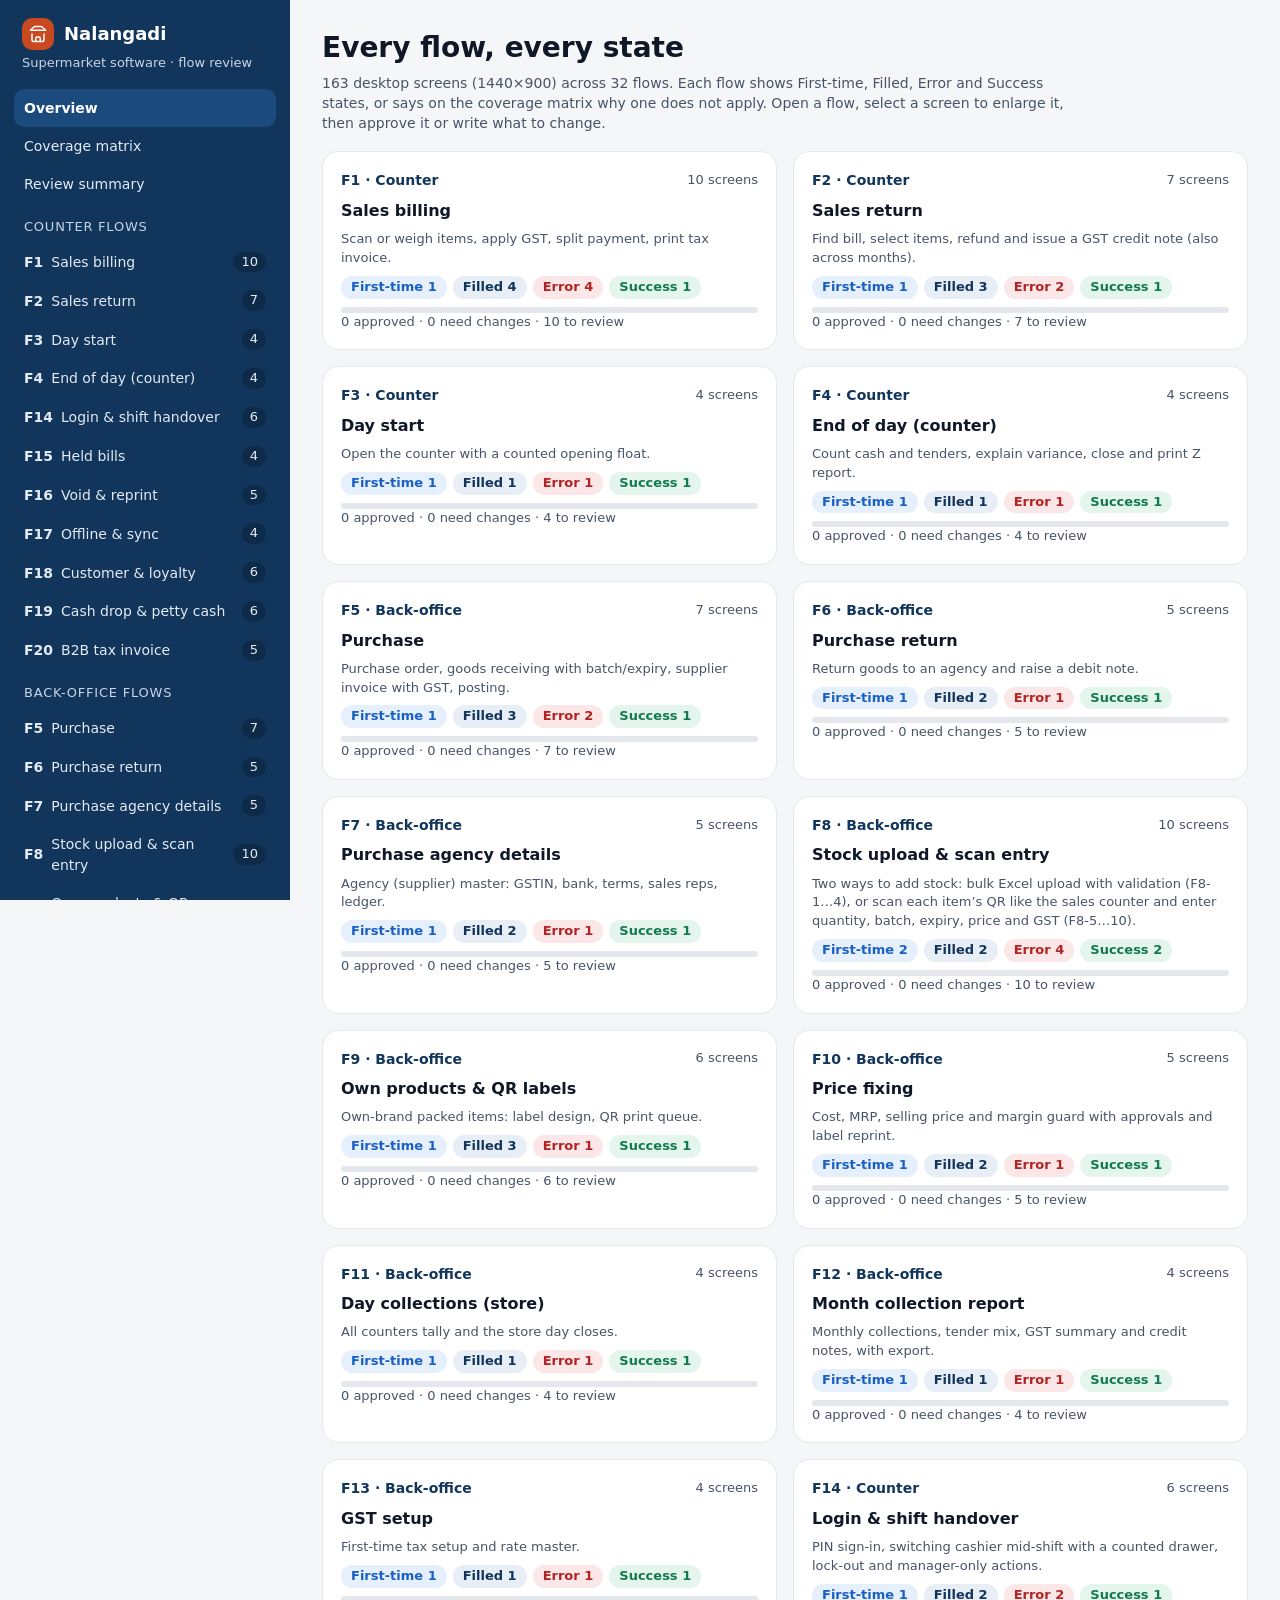
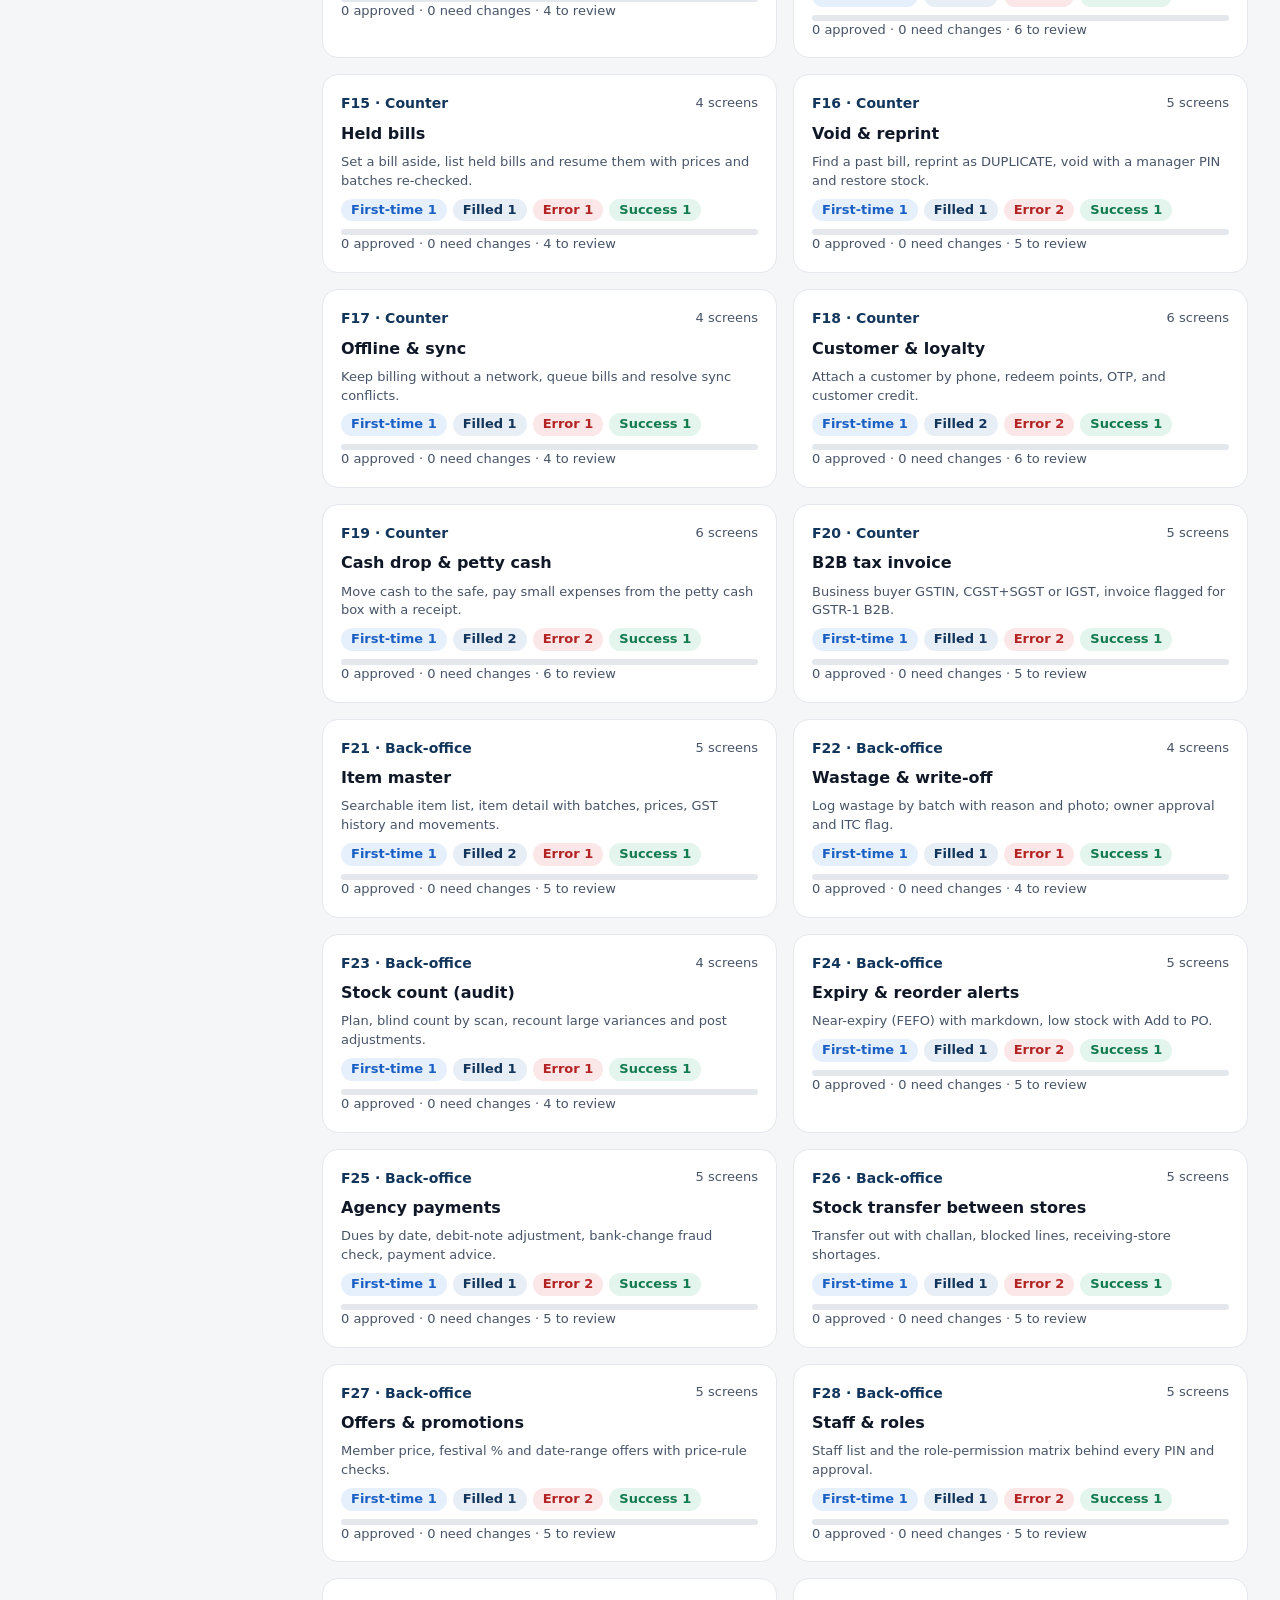
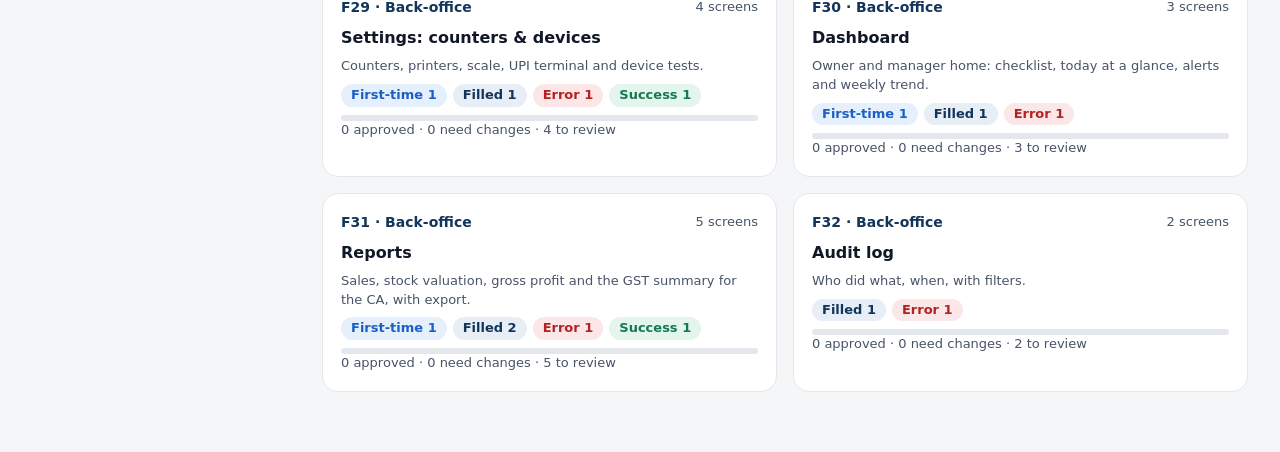
<file: index.html>
<!doctype html>
<html lang="en"><head><meta charset="utf-8"><meta name="viewport" content="width=device-width,initial-scale=1">
<title>Nalangadi Supermarket — Flow Review</title>
<link rel="stylesheet" href="styles.css">
<style>
*{box-sizing:border-box}
html,body{min-height:100%}body{display:flex;background:#F5F6F8;color:#101828;font:14px/1.45 Inter,system-ui,-apple-system,"Segoe UI",sans-serif;margin:0;overflow-x:hidden}
:focus-visible{outline:3px solid #1A5FC4;outline-offset:2px;border-radius:6px}
button{font:inherit;cursor:pointer}a{color:inherit}
#nav{width:290px;flex:none;background:#12355B;color:#C7D4E6;padding:18px 14px;overflow:auto;height:100vh;position:sticky;top:0;z-index:30}
#nav h1{color:#fff;font-size:18px;display:flex;gap:10px;align-items:center;padding:0 8px 4px;margin:0}#nav .tag{color:#C7D4E6;font-size:13px;padding:0 8px 16px}
#nav .grp{font-size:13px;letter-spacing:.06em;text-transform:uppercase;color:#C7D4E6;padding:14px 10px 6px}
#nav a{display:flex;align-items:center;gap:8px;padding:9px 10px;border-radius:10px;color:#E3EAF4;text-decoration:none;font-weight:500}#nav a:hover{background:#1B4A7C}#nav a[aria-current=page]{background:#1B4A7C;color:#fff;font-weight:600}
#nav a .n{margin-left:auto;font-size:13px;background:#0E2A49;border-radius:999px;padding:1px 8px;color:#E3EAF4}
#nav :focus-visible{outline-color:#fff}
#nav .prog{margin:14px 8px 0;font-size:13px;color:#E3EAF4}#nav .prog .bar{background:#0E2A49;height:8px;border-radius:4px;margin-top:6px;display:flex;overflow:hidden}#nav .prog .bar i{display:block;height:8px}
#nav .tg2{margin:14px 8px 0;display:flex;gap:8px;align-items:center;color:#E3EAF4;font-size:13px}
#bar{display:none;position:sticky;top:0;z-index:20;background:#12355B;color:#fff;align-items:center;gap:12px;padding:10px 16px}
#bar button{background:#1B4A7C;color:#fff;border:0;border-radius:10px;padding:8px 14px;font-weight:600}
#shade{display:none;position:fixed;inset:0;background:rgba(10,18,32,.55);z-index:25}
#wrapmain{flex:1;min-width:0;display:flex;flex-direction:column}
#main{flex:1;min-width:0;padding:28px 32px 60px}
.vh{display:flex;justify-content:space-between;align-items:flex-end;gap:16px;margin-bottom:18px;flex-wrap:wrap}.vh h2{font-size:28px;margin:0}.vh p{color:#475467;max-width:760px;margin:4px 0 0}
.filters{display:flex;gap:8px;flex-wrap:wrap}
.gal{display:grid;grid-template-columns:repeat(auto-fill,minmax(min(100%,360px),1fr));gap:24px}
.cardx{min-width:0}
.thumb{display:block;position:relative;aspect-ratio:1440/900;overflow:hidden;border-radius:12px;border:1px solid #D0D5DD;background:#fff;box-shadow:0 2px 8px rgba(16,24,40,.06)}
.thumb .fr{position:absolute;left:0;top:0;width:1440px;height:900px;transform:scale(var(--s,.25));transform-origin:0 0}
.cap{display:flex;gap:8px;align-items:center;margin-top:10px;flex-wrap:wrap}.cap b{font-size:14px}.cap .id{font-weight:700;color:#12355B;white-space:nowrap}
.st{display:inline-block;border-radius:999px;padding:2px 10px;font-size:13px;font-weight:700;white-space:nowrap}
.st.first{background:#E6F0FD;color:#1A5FC4}.st.filled{background:#E8EEF6;color:#12355B}.st.error{background:#FBE7E7;color:#B42323}.st.success{background:#E3F5EC;color:#137A50}
.note{color:#475467;font-size:13px;margin-top:4px}.rv{margin-left:auto;font-size:13px;font-weight:700}.rv.ok{color:#137A50}.rv.chg{color:#B8401C}
.flowcards{display:grid;grid-template-columns:repeat(auto-fill,minmax(min(100%,300px),1fr));gap:16px}
.fc{background:#fff;border:1px solid #E4E7EC;border-radius:16px;padding:18px;display:flex;flex-direction:column;gap:8px;text-decoration:none;color:inherit}.fc:hover{border-color:#12355B}
.fc .tp{display:flex;justify-content:space-between;align-items:center}.fc .code{font-weight:800;color:#12355B}.fc p{color:#475467;font-size:13px;margin:0}
.fc .sts{display:flex;gap:6px;flex-wrap:wrap}.fc .pb{background:#E4E7EC;height:6px;border-radius:3px;display:flex;overflow:hidden}.fc .pb i{display:block;height:6px}
.fc .pt{font-size:13px;color:#475467}
.mxw{overflow-x:auto}
table.mx{width:100%;background:#fff;border-collapse:collapse;border:1px solid #E4E7EC;min-width:640px}table.mx th{background:#EEF0F4;text-align:left;padding:10px 12px;font-size:13px}table.mx td{vertical-align:top;font-size:13px;padding:10px 12px;border-top:1px solid #E4E7EC}table.mx td a{color:#12355B;font-weight:600;margin-right:8px;text-decoration:underline;white-space:nowrap}
.doc{background:#fff;border:1px solid #E4E7EC;border-radius:16px;padding:22px;margin-bottom:16px}.doc h3{margin:0 0 10px}.doc p,.doc li{color:#475467;margin:0 0 6px}.doc ul{padding-left:20px;margin:0}
.banner2{background:#FEF3C7;border:1px solid #F5D987;color:#5B3B00;border-radius:12px;padding:10px 14px;margin-bottom:16px;font-size:13px}
.sum{display:flex;flex-direction:column;gap:10px}.sum .it{background:#fff;border:1px solid #E4E7EC;border-radius:12px;padding:12px 16px;display:flex;gap:12px;align-items:flex-start;flex-wrap:wrap}
.tb{display:flex;gap:8px;flex-wrap:wrap}.tb button,.tb label.bt{background:#fff;border:1px solid #98A2B3;border-radius:10px;padding:8px 14px;font-weight:600;color:#12355B;display:inline-flex;align-items:center}
.tb .danger{color:#B42323;border-color:#B42323}
#toast{position:fixed;left:50%;bottom:24px;transform:translateX(-50%);background:#101828;color:#fff;border-radius:12px;padding:10px 16px;display:none;gap:14px;align-items:center;z-index:80;max-width:92vw}
#toast.show{display:flex}#toast button{background:#fff;color:#12355B;border:0;border-radius:8px;padding:6px 12px;font-weight:700}
#ov{position:fixed;inset:0;background:#0A1220;display:none;flex-direction:column;z-index:50}#ov.show{display:flex}
#ovh{display:flex;gap:10px;align-items:center;padding:12px 18px;color:#fff;flex-wrap:wrap}#ovh .id{font-weight:800}#ovh .pos{color:#E3EAF4;font-size:13px}
#ovh .nt{color:#E3EAF4;font-size:13px;flex:1 1 100%}
#ov button{background:#fff;color:#12355B;border:0;border-radius:10px;padding:8px 14px;font-weight:700;font-size:13px}
#ov button[disabled]{background:#475467;color:#E3EAF4;cursor:default}
#ov button.g{background:#1E7A53;color:#fff}#ov button.o{background:#B8401C;color:#fff}#ov button[aria-pressed=true]{outline:3px solid #fff}#ov button.x{background:#344054;color:#fff}
#ov :focus-visible{outline-color:#fff}
#ovo{display:flex;gap:12px;align-items:center;padding:0 18px 8px;color:#E3EAF4;font-size:13px;flex-wrap:wrap}
#ovo textarea{flex:1;min-width:200px;border-radius:10px;border:0;padding:8px 12px;font:13px Inter,system-ui;height:44px;resize:vertical}
#stage{flex:1;min-height:0;display:grid;place-items:center;overflow:auto;padding:0 18px 14px}#wrap{position:relative;border-radius:8px;overflow:hidden;box-shadow:0 12px 48px rgba(0,0,0,.5)}#frame{transform-origin:0 0;width:1440px;height:900px}
body.lock{overflow:hidden}
@media (max-width:1023px){
 body{flex-direction:column}#bar{display:flex}
 #nav{position:fixed;left:0;top:0;bottom:0;transform:translateX(-105%);transition:transform .2s;width:min(290px,86vw)}
 body.navopen #nav{transform:none}body.navopen #shade{display:block}
 #main{padding:20px 16px 48px}.vh h2{font-size:22px}
}
</style></head><body>
<nav id="nav" aria-label="Flows"></nav><div id="shade"></div>
<div id="wrapmain"><div id="bar"><button id="burger" aria-label="Open menu" aria-expanded="false">☰ Menu</button><b>Nalangadi · flow review</b></div><main id="main" tabindex="-1"></main></div>
<div id="ov" role="dialog" aria-modal="true" aria-labelledby="ovt" hidden>
 <div id="ovh"></div>
 <div id="ovo"><label for="cmt" style="font-weight:600">Note</label><textarea id="cmt" placeholder="What should change on this screen? Saved as you type."></textarea><label style="display:flex;gap:6px;align-items:center"><input type="checkbox" id="adv"> Go to next after approving</label><span id="sv" aria-live="polite"></span></div>
 <div id="stage"><div id="wrap"><div id="frame" inert></div></div></div>
</div>
<div id="toast" role="status" aria-live="polite"></div>
<script src="lib.js"></script><script src="screens-pos.js"></script><script src="screens-purchase.js"></script><script src="screens-stock.js"></script><script src="screens-scan.js"></script><script src="screens-reports.js"></script><script src="screens-counter-extra.js"></script><script src="screens-backoffice-extra.js"></script>
<script>
const $=s=>document.querySelector(s);
const KEY='nalangadi-review-v1',PKEY='nalangadi-review-prefs';
let R={},P={adv:true,internal:false};
try{R=JSON.parse(localStorage.getItem(KEY)||'{}')||{}}catch(e){R={}}
try{P={...P,...JSON.parse(localStorage.getItem(PKEY)||'{}')}}catch(e){}
const save=()=>{try{localStorage.setItem(KEY,JSON.stringify(R))}catch(e){}};
const saveP=()=>{try{localStorage.setItem(PKEY,JSON.stringify(P))}catch(e){}};
const h=s=>String(s==null?'':s).replace(/&/g,'&amp;').replace(/</g,'&lt;').replace(/>/g,'&gt;').replace(/"/g,'&quot;');
const byId=id=>SCREENS.find(s=>s.id===id);
const fl=id=>FLOWS.find(f=>f.id===id);
const STATES=['first','filled','error','success'];
STATE_LABEL.error='Error';
const NAVGROUPS=[['Counter flows','Counter'],['Back-office flows','Back-office']];
/* ---------- progress ---------- */
const stats=list=>{let ok=0,chg=0;list.forEach(s=>{const r=R[s.id];if(r&&r.v==='ok')ok++;else if(r&&r.v==='chg')chg++;});return {ok,chg,rev:ok+chg,n:list.length};};
const bar=(st,cls='bar')=>`<div class="${cls}" role="img" aria-label="${st.ok} approved, ${st.chg} need changes, ${st.n-st.rev} not reviewed"><i style="width:${st.n?st.ok/st.n*100:0}%;background:#1E9E6A"></i><i style="width:${st.n?st.chg/st.n*100:0}%;background:#E4572E"></i></div>`;
/* ---------- routing ---------- */
const parse=()=>{const raw=location.hash.replace(/^#\/?/,'');const [path,qs]=raw.split('?');const p=path.split('/').filter(Boolean);const q=new URLSearchParams(qs||'');let state=q.get('state')||'all';if(state!=='all'&&!STATES.includes(state))state='all';return {v:p[0]||'overview',arg:p[1]||'',state};};
const flowHash=(f,st)=>`#/flow/${f}${st&&st!=='all'?'?state='+st:''}`;
const scrHash=(id,st)=>`#/screen/${id}${st&&st!=='all'?'?state='+st:''}`;
let drawn='',pushed=false,cur=null,ctx=[],ctxState='all',lastFocus=null,lazy=null,rsz=null;
function route(){flushNote();const r=parse();let bg=r.v,flow=null,scr=null;
 if(r.v==='screen'){scr=byId(r.arg);if(!scr){location.replace('#/');return;}bg='flow';flow=scr.flow;}
 else if(r.v==='flow'){flow=fl(r.arg)?r.arg:null;if(!flow){location.replace('#/');return;}}
 else if(!['overview','coverage','review','gst','research'].includes(r.v)){location.replace('#/');return;}
 const key=[bg,flow,r.state].join('|');
 if(key!==drawn){drawn=key;renderMain(bg,flow,r.state);nav(bg,flow);}
 if(scr){ctxState=r.state;ctx=SCREENS.filter(s=>s.flow===scr.flow&&(r.state==='all'||s.state===r.state));if(!ctx.includes(scr)){ctx=SCREENS.filter(s=>s.flow===scr.flow);ctxState='all';}cur=scr;showViewer();}
 else closeViewer();}
addEventListener('hashchange',route);
addEventListener('pagehide',flushNote);
/* ---------- nav ---------- */
function nav(v,flow){const c=a=>a?' aria-current="page"':'';
 let x=`<h1><span class="logo" style="width:32px;height:32px">${ico('store',18,'#fff')}</span>Nalangadi</h1><div class="tag">Supermarket software · flow review</div>`;
 x+=`<a href="#/"${c(v==='overview')}>Overview</a><a href="#/coverage"${c(v==='coverage')}>Coverage matrix</a><a href="#/review"${c(v==='review')}>Review summary</a>`;
 if(P.internal)x+=`<a href="#/gst"${c(v==='gst')}>GST rules used</a><a href="#/research"${c(v==='research')}>Research sources</a>`;
 NAVGROUPS.forEach(([t,app])=>{x+=`<div class="grp">${t}</div>`;FLOWS.filter(f=>f.app===app).forEach(f=>{x+=`<a href="${flowHash(f.id)}"${c(v==='flow'&&flow===f.id)}><b>${f.id}</b> ${f.name}<span class="n">${SCREENS.filter(s=>s.flow===f.id).length}</span></a>`;});});
 x+=`<div class="prog" id="prog"></div><label class="tg2"><input type="checkbox" id="intl" ${P.internal?'checked':''}> Show internal pages</label>`;
 $('#nav').innerHTML=x;paintProgress();
 $('#intl').onchange=e=>{P.internal=e.target.checked;saveP();nav(v,flow);};}
function paintProgress(){const st=stats(SCREENS);const el=$('#prog');if(el)el.innerHTML=`Reviewed ${st.rev} of ${st.n} screens<br>${st.ok} approved · ${st.chg} need changes${bar(st)}`;
 document.querySelectorAll('[data-fp]').forEach(e=>{const s=stats(SCREENS.filter(x=>x.flow===e.dataset.fp));e.innerHTML=bar(s,'pb')+`<div class="pt">${s.ok} approved · ${s.chg} need changes · ${s.n-s.rev} to review</div>`;});}
/* ---------- views ---------- */
const stc=f=>STATES.map(k=>{const n=SCREENS.filter(s=>s.flow===f&&s.state===k).length;return n?`<span class="st ${k}">${STATE_LABEL[k]} ${n}</span>`:''}).join('');
function shotCard(s,st){const r=R[s.id];const t=r&&r.v==='ok'?'✓ approved':r&&r.v==='chg'?'✎ change requested':'';return `<div class="cardx" data-card="${s.id}"><a class="thumb" href="${scrHash(s.id,st)}" data-id="${s.id}" aria-label="Open ${s.id} ${h(s.title)}"><div class="fr" inert></div></a><div class="cap"><span class="id">${s.id}</span><b>${s.title}</b><span class="st ${s.state}">${STATE_LABEL[s.state]}</span><span class="rv ${r?r.v:''}">${t}</span></div><div class="note">${s.note}</div></div>`;}
function renderMain(v,flow,state){const m=$('#main');lazy&&lazy.disconnect();rsz&&rsz.disconnect();
 if(v==='overview'){m.innerHTML=`<div class="vh"><div><h2>Every flow, every state</h2><p>${SCREENS.length} desktop screens (1440×900) across ${FLOWS.length} flows. Each flow shows First-time, Filled, Error and Success states, or says on the coverage matrix why one does not apply. Open a flow, select a screen to enlarge it, then approve it or write what to change.</p></div></div><div class="flowcards">${FLOWS.map(f=>`<a class="fc" href="${flowHash(f.id)}"><div class="tp"><span class="code">${f.id} · ${f.app}</span><span class="pt">${SCREENS.filter(s=>s.flow===f.id).length} screens</span></div><b style="font-size:16px">${f.name}</b><p>${f.desc}</p><div class="sts">${stc(f.id)}</div><div data-fp="${f.id}"></div></a>`).join('')}</div>`;paintProgress();}
 else if(v==='flow'){const f=fl(flow);const list=SCREENS.filter(s=>s.flow===f.id&&(state==='all'||s.state===state));const na=Object.entries(f.na||{});
  m.innerHTML=`<div class="vh"><div><h2>${f.id} · ${f.name}</h2><p>${f.desc}</p></div><div class="filters" role="group" aria-label="Filter by state">${['all',...STATES].map(k=>`<a class="chip ${state===k?'on':''}" href="${flowHash(f.id,k)}" ${state===k?'aria-current="true"':''} style="text-decoration:none">${k==='all'?'All states':STATE_LABEL[k]}</a>`).join('')}</div></div>${na.length?`<div class="banner2">Not applicable here: ${na.map(([k,t])=>`<b>${STATE_LABEL[k]}</b> — ${h(t)}`).join(' · ')}</div>`:''}<div class="gal">${list.map(s=>shotCard(s,state)).join('')||'<p>No screens in this state.</p>'}</div>`;mountThumbs();}
 else if(v==='coverage'){const rows=FLOWS.map(f=>`<tr><td>${f.id} ${f.name}</td>${STATES.map(k=>{const l=SCREENS.filter(s=>s.flow===f.id&&s.state===k);return `<td>${l.length?l.map(s=>`<a href="${scrHash(s.id)}">${s.id}</a>`).join(''):(f.na&&f.na[k]?`<span style="color:#475467">Not applicable: ${h(f.na[k])}</span>`:'<b style="color:#B42323">Missing</b>')}</td>`}).join('')}</tr>`).join('');
  m.innerHTML=`<div class="vh"><div><h2>Coverage matrix</h2><p>Built from the actual screens, so it is always accurate. A state that does not apply says why.</p></div></div><div class="mxw"><table class="mx"><thead><tr><th scope="col">Flow</th>${STATES.map(k=>`<th scope="col">${STATE_LABEL[k]}</th>`).join('')}</tr></thead><tbody>${rows}</tbody></table></div>`;}
 else if(v==='review'){renderReview();}
 else if(v==='gst'){m.innerHTML=GSTPAGE();}
 else if(v==='research'){m.innerHTML=RESEARCH();}
 scrollTo(0,0);}
const changeList=()=>SCREENS.filter(s=>R[s.id]&&R[s.id].v==='chg').map(s=>`${s.id} ${s.title}: ${R[s.id].c||''}`).join('\n');
function renderReview(){const st=stats(SCREENS);const chg=SCREENS.filter(s=>R[s.id]&&R[s.id].v==='chg');
 $('#main').innerHTML=`<div class="vh"><div><h2>Review summary</h2><p>${st.ok} approved · ${st.chg} need changes · ${st.n-st.rev} not reviewed yet.</p></div><div class="tb"><button id="cp">Copy change list</button><button id="dl">Download .txt</button><button id="ex">Export JSON</button><label class="bt" for="im" style="cursor:pointer">Import JSON</label><input type="file" id="im" accept="application/json" style="position:absolute;left:-9999px"><button id="cl" class="danger">Clear all</button></div></div><div class="banner2">Your reviews are saved only in this browser. Export them to back up or to share with someone else.</div><div class="sum">${chg.map(s=>`<div class="it"><b>${s.id}</b><div><b>${s.title}</b><div style="color:#475467">${h(R[s.id].c)||'(no note)'}</div></div><a href="${scrHash(s.id)}" style="margin-left:auto">Open</a></div>`).join('')||'<div style="color:#475467">No change requests yet.</div>'}</div>`;
 $('#cp').onclick=async()=>{try{await navigator.clipboard.writeText(changeList()||'No changes');toast('Change list copied');}catch(e){toast('The browser blocked copying — use Download .txt instead');}};
 $('#dl').onclick=()=>download('nalangadi-changes.txt',changeList()||'No changes','text/plain');
 $('#ex').onclick=()=>download('nalangadi-reviews.json',JSON.stringify(R,null,1),'application/json');
 $('#im').onchange=e=>{const f=e.target.files[0];if(!f)return;const rd=new FileReader();rd.onload=()=>{try{const o=JSON.parse(rd.result);if(!o||typeof o!=='object'||Array.isArray(o))throw 0;let n=0;Object.entries(o).forEach(([k,v])=>{if(byId(k)&&v&&['ok','chg',''].includes(v.v)){R[k]={v:v.v,c:String(v.c||'')};n++;}});save();toast(n+' reviews imported');repaintAll();}catch(x){toast('That file is not a review export');}};rd.readAsText(f);};
 $('#cl').onclick=()=>{const n=Object.keys(R).length;if(!n){toast('Nothing to clear');return;}const b=$('#cl');b.textContent='Click again to clear '+n+' reviews';b.onclick=()=>{const bak=JSON.stringify(R);R={};save();repaintAll();toast('All reviews cleared',()=>{R=JSON.parse(bak);save();repaintAll();});};setTimeout(()=>{if(b.isConnected&&parse().v==='review'&&b.textContent.startsWith('Click again'))renderReview();},5000);};}
function repaintAll(){paintProgress();document.querySelectorAll('[data-card]').forEach(c=>paintCard(c.dataset.card));if(parse().v==='review')renderReview();if(cur)paintViewer();}
function paintCard(id){const c=document.querySelector(`[data-card="${id}"] .rv`);if(!c)return;const r=R[id];c.className='rv '+(r?r.v:'');c.textContent=r&&r.v==='ok'?'✓ approved':r&&r.v==='chg'?'✎ change requested':'';}
function download(name,text,type){const a=document.createElement('a');a.href=URL.createObjectURL(new Blob([text],{type}));a.download=name;document.body.appendChild(a);a.click();setTimeout(()=>{URL.revokeObjectURL(a.href);a.remove();},500);}
let tt=0;function toast(msg,undo){const t=$('#toast');t.innerHTML=`<span>${h(msg)}</span>${undo?'<button id="tu">Undo</button>':''}`;t.classList.add('show');if(undo)$('#tu').onclick=()=>{undo();t.classList.remove('show');};clearTimeout(tt);tt=setTimeout(()=>t.classList.remove('show'),undo?10000:3500);}
/* ---------- lazy thumbnails and scaling ---------- */
function mountThumbs(){const th=[...document.querySelectorAll('.thumb')];
 rsz=new ResizeObserver(es=>es.forEach(e=>e.target.style.setProperty('--s',e.contentRect.width/1440)));
 lazy=new IntersectionObserver(es=>es.forEach(e=>{if(e.isIntersecting){const t=e.target,fr=t.querySelector('.fr');if(!fr.firstChild)fr.innerHTML=byId(t.dataset.id).html;lazy.unobserve(t);}}),{rootMargin:'600px'});
 th.forEach(t=>{rsz.observe(t);lazy.observe(t);});}
/* ---------- viewer dialog ---------- */
function showViewer(){const ov=$('#ov');if(!ov.classList.contains('show')){lastFocus=document.activeElement;ov.hidden=false;ov.classList.add('show');document.body.classList.add('lock');$('#nav').inert=true;$('#wrapmain').inert=true;$('#adv').checked=P.adv;paintViewer();fit();$('#cx').focus();}else{paintViewer();fit();}}
function paintViewer(){const s=cur,r=R[s.id]||{};const i=ctx.indexOf(s),f=fl(s.flow);
 $('#frame').innerHTML=s.html;
 const had=document.activeElement&&document.activeElement.id;
 $('#ovh').innerHTML=`<span class="id">${s.id}</span><b id="ovt">${s.title}</b><span class="st ${s.state}">${STATE_LABEL[s.state]}</span><span class="pos">${f.id} · ${f.name} — ${i+1} of ${ctx.length}${ctxState!=='all'?' ('+STATE_LABEL[ctxState]+' only)':''}</span><span style="flex:1"></span><button id="pv" ${i<=0?'disabled':''}>← Previous</button><button id="nx" ${i>=ctx.length-1?'disabled':''}>Next →</button><button class="g" id="ap" aria-pressed="${r.v==='ok'}">${r.v==='ok'?'✓ Approved (A to undo)':'✓ Approve (A)'}</button><button class="o" id="ch" aria-pressed="${r.v==='chg'}">${r.v==='chg'?'✎ Needs change (C to undo)':'✎ Needs change (C)'}</button><button id="un" ${r.v?'':'disabled'}>Undo verdict (U)</button><button class="x" id="cx">Close (Esc)</button><span class="nt">${s.note}</span>`;
 if(document.activeElement!==$('#cmt'))$('#cmt').value=r.c||'';
 $('#pv').onclick=()=>step(-1);$('#nx').onclick=()=>step(1);$('#ap').onclick=()=>verdict('ok');$('#ch').onclick=()=>verdict('chg',true);$('#un').onclick=()=>verdict(null);$('#cx').onclick=closeNav;
 if(had&&document.activeElement===document.body&&$('#'+had)&&!$('#'+had).disabled)$('#'+had).focus();else if(document.activeElement===document.body)$('#cx').focus();}
function step(d){flushNote();const i=ctx.indexOf(cur)+d;if(i<0||i>=ctx.length)return;history.replaceState(null,'',scrHash(ctx[i].id,ctxState));route();}
function verdict(v,focusNote){const id=cur.id,r=R[id];
 if(v===null||(r&&r.v===v)){if(r){if(r.c)R[id]={v:'',c:r.c};else delete R[id];}}
 else R[id]={v,c:$('#cmt').value||(r&&r.c)||''};
 save();paintCard(id);paintProgress();paintViewer();
 if(v==='ok'&&R[id]&&R[id].v==='ok'&&P.adv&&ctx.indexOf(cur)<ctx.length-1)step(1);
 else if(v==='chg'&&focusNote&&R[id]&&R[id].v==='chg')$('#cmt').focus();}
let nt=0;
$('#cmt').addEventListener('input',()=>{$('#sv').textContent='Saving…';clearTimeout(nt);nt=setTimeout(flushNote,400);});
function flushNote(){clearTimeout(nt);if(!cur||!$('#ov').classList.contains('show'))return;const t=$('#cmt').value,r=R[cur.id];
 if(r){if((r.c||'')!==t){r.c=t;save();$('#sv').textContent='Saved';}}
 else if(t.trim()){R[cur.id]={v:'',c:t};save();$('#sv').textContent='Saved';}
 else $('#sv').textContent='';}
$('#adv').onchange=e=>{P.adv=e.target.checked;saveP();};
function closeNav(){flushNote();const st=ctxState,f=cur.flow;if(pushed){pushed=false;history.back();}else location.hash=flowHash(f,st);}
function closeViewer(){const ov=$('#ov');if(!ov.classList.contains('show'))return;ov.classList.remove('show');ov.hidden=true;document.body.classList.remove('lock');$('#nav').inert=false;$('#wrapmain').inert=false;cur=null;if(lastFocus&&lastFocus.isConnected)lastFocus.focus();}
function fit(){const st=$('#stage');const w=st.clientWidth-36,hh=st.clientHeight-14;const s=Math.max(.1,Math.min(w/1440,hh/900));$('#frame').style.transform=`scale(${s})`;$('#wrap').style.width=1440*s+'px';$('#wrap').style.height=900*s+'px';}
new ResizeObserver(()=>{if($('#ov').classList.contains('show'))fit();}).observe($('#stage'));
document.addEventListener('click',e=>{if(e.target.closest('a.thumb')||e.target.closest('table.mx a'))pushed=true;});
/* keyboard: ignore modifier keys and typing in fields */
addEventListener('keydown',e=>{const ov=$('#ov');
 if(ov.classList.contains('show')&&e.key==='Tab'){const f=[...ov.querySelectorAll('button:not([disabled]),textarea,input')];if(f.length){const a=f[0],z=f[f.length-1];if(e.shiftKey&&document.activeElement===a){e.preventDefault();z.focus();}else if(!e.shiftKey&&document.activeElement===z){e.preventDefault();a.focus();}}return;}
 if(document.body.classList.contains('navopen')&&e.key==='Escape'){navToggle(false);return;}
 if(!ov.classList.contains('show')||e.ctrlKey||e.metaKey||e.altKey||e.defaultPrevented)return;
 const t=e.target,typing=t&&(t.tagName==='TEXTAREA'||t.tagName==='INPUT'||t.tagName==='SELECT'||t.isContentEditable);
 if(e.key==='Escape'){if(typing){t.blur();return;}closeNav();return;}
 if(typing)return;
 const k=e.key.toLowerCase();
 if(e.key==='ArrowRight')step(1);else if(e.key==='ArrowLeft')step(-1);
 else if(k==='a')verdict('ok');else if(k==='c'){e.preventDefault();verdict('chg',true);}else if(k==='u')verdict(null);});
/* nav drawer under 1024px */
function navToggle(on){document.body.classList.toggle('navopen',on);$('#burger').setAttribute('aria-expanded',on);}
$('#burger').onclick=()=>navToggle(!document.body.classList.contains('navopen'));$('#shade').onclick=()=>navToggle(false);
$('#nav').addEventListener('click',e=>{if(e.target.closest('a'))navToggle(false);});
/* ---------- internal pages ---------- */
const GSTPAGE=()=>`<div class="vh"><div><h2>India GST rules used in the screens</h2><p>Summarised from tax guides found in research — not tax advice. A CA must confirm each rule, rate and date before go-live.</p></div></div>`+[
['Return next month → credit note','A returned bill is never edited. The shop issues a credit note (Section 34 CGST) that references the original invoice. It is declared in the return of the month the credit note is issued, at the original bill’s tax rate. Example: Sept bill returned on 25 Oct → reduces October tax (filed in November).','Screens F2-2, F2-6, F12-2, F16-3'],
['Retail reporting','Small retail (B2C) credit notes are netted in the rate-wise, state-wise summary of that month; large inter-state invoices above ₹2.5 lakh are reported separately. Verify current form table numbers. Confirm with CA.','F12-2, F31-3'],
['Time limit','A credit note must be declared by 30 November after the financial year of the original sale (or annual return date if earlier). Afterwards only a commercial credit note is possible. Confirm with CA.','F2-2, F12-3'],
['Tax invoice vs bill of supply','Regular dealers print a tax invoice with mandatory particulars (Rule 46). Composition dealers (up to ₹1.5 crore, 1%) print a bill of supply and cannot show GST separately or claim input credit. Confirm with CA.','F1-7, F13, F20'],
['B2B invoice and IGST','A buyer with a GSTIN in the same state gets CGST + SGST; a buyer in another state gets IGST of the same rate. Place-of-supply rules for delivery: Confirm with CA.','F20-2, F20-4'],
['Rates','From 22 Sep 2025 sources report slabs of 5% and 18% (plus 40% for sin/luxury), loose staples nil, some packaged milk/paneer nil, carry bags 18%. Sample rates in the screens must be checked item-by-item in the notification.','F1-2, F13-2'],
['Write-offs','Input credit on goods lost, stolen, destroyed or written off may need reversal (Section 17(5)(h)). Wastage entries flag “ask CA”.','F22, F5-5, F6'],
['Loyalty points and transfers','Points used like a payment, and stock transfers between your own stores, have a GST treatment that depends on facts. Both are flagged “Confirm with CA”.','F18-2, F26-2'],
['MRP and scales','Packaged goods cannot be sold above MRP; weighing scales must be verified and stamped (interval varies by state).','F1-2, F10-3, F27-4'],
['E-invoice','Applies from ₹5 crore turnover for B2B/exports; counter bills are not e-invoiced. Supplier IRN is stored on purchase invoices.','F5-6']].map(([t,b,w])=>`<div class="doc"><h3>${t}</h3><p>${b}</p><p><b>Where:</b> ${w}</p></div>`).join('');
const RESEARCH=()=>`<div class="vh"><div><h2>Research sources</h2><p>No single open-source project covers weighing, expiry, purchase orders, GST and wastage together. Workflows were taken from several; nothing was copied. Verify repos and licences before reuse.</p></div></div><div class="doc"><h3>Open source on GitHub</h3><ul><li><b>BeratARPA/BarcodePOS</b> — barcode, weighing scale and printer integration in a counter app.</li><li><b>Posnic/POS</b> — offline-first POS (Electron, AGPL).</li><li><b>ismail2021mohamed-cmd/supermarket-management-system</b> — roles, suppliers, expiry and low-stock alerts, profit dashboard.</li><li><b>Aasthayuli/Grocery_Inventory_Management</b> — barcode generation, expiry tracking, suppliers.</li><li><b>odoo/odoo, frappe/erpnext (+POSNext), Blair2004/NexoPOS, opensourcepos</b> — purchasing and receiving, cashier shifts, POS profiles, stock adjustments, roles.</li></ul></div><div class="doc"><h3>Vendor and guide material (marketing, unverified)</h3><ul><li>Price-embedded EAN-13 scale labels, PLU codes, tare.</li><li>Expiry-first (FEFO) stock, near-expiry markdown, blind counts and reason codes for shrink.</li><li>PO approvals by value, flagging price mismatch and over-receipt.</li></ul></div><div class="doc"><h3>UI patterns</h3><ul><li>Shopify Polaris and Emarsys data grids: checkbox column, hover actions, filters, bulk bar.</li></ul></div>`;
route();
</script></body></html>
</file>
<file: styles.css>
:root{--primary:#12355B;--primary-600:#1B4A7C;--primary-50:#E8EEF6;--accent:#C8481F;--accent-50:#FDECE6;--success:#1E9E6A;--success-50:#E3F5EC;--warning:#E9A23B;--warning-50:#FCF1DD;--danger:#C73535;--danger-50:#FBE7E7;--info:#2F80ED;--info-50:#E6F0FD;--ink:#101828;--ink2:#475467;--ink3:#667085;--line:#E4E7EC;--bg:#F5F6F8;--bg2:#EEF0F4;--surface:#fff}
*{box-sizing:border-box;margin:0;padding:0}
.scr{width:1440px;height:900px;position:relative;overflow:hidden;background:var(--bg);color:var(--ink);font:14px/1.4 Inter,system-ui,-apple-system,"Segoe UI",sans-serif;display:flex;flex-direction:column}
.scr.adm{flex-direction:row}
.ic{flex:none;display:inline-block;vertical-align:middle}
/* POS */
.pos-top{height:64px;flex:none;background:var(--primary);color:#fff;display:flex;align-items:center;justify-content:space-between;padding:0 24px}
.pos-top .brand{display:flex;align-items:center;gap:12px;font-weight:700;font-size:18px}
.logo{width:36px;height:36px;border-radius:10px;background:var(--accent);display:grid;place-items:center}
.pos-top .meta{display:flex;flex-direction:column;line-height:1.25}.pos-top .meta small{color:#9FB3CF;font-size:13px}
.pos-top .right{display:flex;align-items:center;gap:16px}
.pill{display:inline-flex;align-items:center;gap:6px;border-radius:999px;padding:6px 12px;font-weight:600;font-size:13px;background:var(--primary-600);color:#fff}
.pill.off{background:#7A2A2A}
.avatar{width:34px;height:34px;border-radius:50%;background:var(--primary-600);display:grid;place-items:center;font-weight:700}
.pos-body{flex:1;display:flex;min-height:0}
.pos-left{flex:1;min-width:0;padding:24px;display:flex;flex-direction:column;gap:16px}
.pos-right{width:540px;flex:none;background:#fff;border-left:1px solid var(--line);display:flex;flex-direction:column;min-height:0}
.pos-right .hd{padding:16px 20px;display:flex;justify-content:space-between;align-items:center;border-bottom:1px solid var(--line)}
.pos-right .lines{flex:1;padding:0 20px;overflow:hidden}
.line{display:flex;gap:10px;align-items:center;padding:11px 0;border-bottom:1px solid var(--line)}
.line .nm{flex:1;min-width:0}.line .nm b{display:block;font-size:15px}.line .nm small{color:var(--ink2);font-size:13px}
.line .amt{width:92px;text-align:right;font-weight:600}
.tot{padding:14px 20px;background:var(--bg);display:flex;flex-direction:column;gap:6px;font-size:13px}
.tot div{display:flex;justify-content:space-between;color:var(--ink2)}.tot .g{color:#137A50}
.pay-wrap{padding:14px 20px 20px;display:flex;flex-direction:column;gap:10px}
.search{min-height:56px;border-radius:14px;background:#fff;border:1px solid var(--line);display:flex;align-items:center;gap:12px;padding:0 18px;color:var(--ink3);font-size:16px}
.search.focus{border:2px solid var(--primary);color:var(--ink)}
.tile{background:#fff;border:1px solid var(--line);border-radius:14px;padding:10px;display:flex;flex-direction:column;gap:4px}
.tile .img{height:64px;border-radius:10px}
.tile b{font-size:15px}.tile .pr{display:flex;justify-content:space-between;align-items:center}
.grid{display:grid;gap:12px}.g4{grid-template-columns:repeat(4,1fr)}.g3{grid-template-columns:repeat(3,1fr)}.g2{grid-template-columns:repeat(2,1fr)}.g5{grid-template-columns:repeat(5,1fr)}
.scale{background:var(--primary);color:#fff;border-radius:16px;padding:18px 22px;display:flex;justify-content:space-between;align-items:center}
.scale .w{font-size:40px;font-weight:700;font-variant-numeric:tabular-nums}
/* admin */
.side{width:240px;background:var(--primary);color:#C7D4E6;padding:20px 14px;display:flex;flex-direction:column;gap:2px;flex:none}
.side .logo-row{display:flex;gap:10px;align-items:center;padding:0 8px 16px;color:#fff}
.side .logo-row small{display:block;color:#9FB3CF;font-size:13px}
.nav{height:40px;border-radius:10px;padding:0 12px;display:flex;align-items:center;gap:12px;font-weight:500}
.nav.on{background:var(--primary-600);color:#fff;font-weight:600}
.nav .cnt{margin-left:auto;background:var(--accent);color:#fff;border-radius:999px;font-size:13px;padding:1px 7px;font-weight:600}
.side .spacer{flex:1}
.side .user{background:var(--primary-600);border-radius:12px;padding:12px;display:flex;gap:10px;align-items:center;color:#fff}
.side .user small{display:block;color:#D5DFEE;font-size:13px}
.main{flex:1;display:flex;flex-direction:column;min-width:0}
.top{height:64px;background:#fff;border-bottom:1px solid var(--line);display:flex;align-items:center;justify-content:space-between;padding:0 32px;flex:none}
.top .s{width:420px;height:40px;border-radius:10px;background:var(--bg);display:flex;align-items:center;gap:10px;padding:0 14px;color:var(--ink3)}
.top .r{display:flex;align-items:center;gap:14px}
.sel-store{display:flex;align-items:center;gap:6px;border:1px solid var(--line);border-radius:10px;padding:8px 12px;font-weight:500;font-size:13px}
.bell{width:40px;height:40px;border-radius:50%;background:var(--bg);display:grid;place-items:center}
.content{flex:1;padding:24px 32px;display:flex;flex-direction:column;gap:18px;min-height:0;overflow:hidden}
.ph-row{display:flex;justify-content:space-between;align-items:center}
.h1{font-size:26px;font-weight:700}.sub{color:var(--ink2);font-size:14px}
.row{display:flex;gap:16px}.col{display:flex;flex-direction:column;gap:14px}.grow{flex:1;min-width:0}.between{justify-content:space-between}.center{align-items:center}.gap8{gap:8px}.gap12{gap:12px}.wrap{flex-wrap:wrap}
.card{background:#fff;border:1px solid var(--line);border-radius:16px;padding:20px;display:flex;flex-direction:column;gap:14px;min-width:0}
.card h3{font-size:16px;font-weight:700}
.card.row,.card.row.between{flex-direction:row}.card.row.center{align-items:center}.card.grow{flex:1}
.kpi{flex:1;background:#fff;border:1px solid var(--line);border-radius:16px;padding:18px;display:flex;flex-direction:column;gap:8px}
.kpi .l{display:flex;justify-content:space-between;color:var(--ink2);font-size:13px}.kpi b{font-size:26px}
.btn{border:0;border-radius:12px;height:44px;padding:0 20px;font:600 14px Inter,system-ui,sans-serif;display:inline-flex;align-items:center;justify-content:center;gap:8px;white-space:nowrap}
.btn.primary{background:var(--primary);color:#fff}.btn.secondary{background:#fff;color:var(--primary);box-shadow:inset 0 0 0 1.5px var(--primary)}.btn.ghost{background:var(--primary-50);color:var(--primary)}.btn.danger{background:var(--danger);color:#fff}.btn.accent{background:var(--accent);color:#fff}.btn.sm{height:36px;padding:0 14px;font-size:13px}.btn.lg{height:60px;font-size:17px}.btn.block{width:100%}.btn.dis{opacity:.4}
.badge{display:inline-flex;align-items:center;gap:4px;border-radius:6px;padding:3px 8px;font:600 13px Inter,system-ui,sans-serif;white-space:nowrap}
.badge.neutral{background:var(--bg2);color:var(--ink2)}.badge.success{background:var(--success-50);color:#137A50}.badge.warning{background:var(--warning-50);color:#8A5A0B}.badge.danger{background:var(--danger-50);color:#B42323}.badge.info{background:var(--info-50);color:#1A5FC4}.badge.accent{background:var(--accent-50);color:#B8401C}
.chip{display:inline-flex;align-items:center;border-radius:999px;padding:8px 14px;font-weight:500;font-size:13px;background:#fff;border:1px solid var(--line);color:var(--ink2)}.chip.on{background:var(--primary);border-color:var(--primary);color:#fff}
.field{display:flex;flex-direction:column;flex:1;min-width:0}.field label{font:500 13px Inter,system-ui,sans-serif;color:var(--ink2);margin-bottom:6px}
.inp{height:48px;border:1px solid var(--line);border-radius:10px;background:#fff;padding:0 14px;display:flex;align-items:center;gap:8px;justify-content:space-between}
.inp.focus{border:2px solid var(--primary)}.inp.error{border:2px solid var(--danger)}.inp.dis{background:var(--bg2);color:var(--ink3)}.ph{color:var(--ink3)}
.hint{font-size:13px;color:var(--ink2);margin-top:4px}.hint.error{color:#B42323}.hint.ok{color:#137A50}
.tblw{background:#fff;border:1px solid var(--line);border-radius:14px;overflow:hidden}
table{width:100%;border-collapse:collapse}th{white-space:nowrap;background:var(--bg);font:600 13px Inter,system-ui,sans-serif;color:var(--ink2);text-align:left;padding:12px 16px}td{padding:11px 14px;border-top:1px solid var(--line);font-size:14px;color:var(--ink2)}td:first-child{color:var(--ink);font-weight:600}
.r{text-align:right}.c{text-align:center}tr.sel td{background:var(--primary-50)}tr.bad td{background:var(--danger-50)}tr.warn td{background:var(--warning-50)}
.cb{width:18px;height:18px;border-radius:5px;border:2px solid var(--ink3);display:inline-grid;place-items:center;vertical-align:middle}.cb.on{background:var(--primary);border-color:var(--primary);color:#fff}
.bulk{background:var(--primary-50);padding:10px 20px;display:flex;gap:12px;align-items:center;color:var(--primary);font-weight:600;font-size:13px}
.banner{display:flex;gap:12px;align-items:flex-start;border-radius:12px;padding:14px 16px;border:1px solid}
.banner b{display:block;font-size:14px}.banner span{font-size:13px;color:var(--ink2)}.banner .act{margin-left:auto;align-self:center}
.banner.danger{background:var(--danger-50);border-color:#F2BCBC}.banner.warning{background:var(--warning-50);border-color:#F3D9A4}.banner.info{background:var(--info-50);border-color:#BDD6F7}.banner.success{background:var(--success-50);border-color:#B5E3CE}
.empty{flex:1;display:flex;flex-direction:column;align-items:center;justify-content:center;gap:12px;text-align:center;padding:24px}
.empty .ring{width:96px;height:96px;border-radius:50%;background:var(--primary-50);display:grid;place-items:center}
.empty h2{font-size:24px}.empty p{max-width:460px;color:var(--ink2);font-size:15px;line-height:1.5}
.empty .tips{display:flex;gap:12px;margin-top:8px}.empty .tip{background:#fff;border:1px solid var(--line);border-radius:12px;padding:12px 16px;text-align:left;font-size:14px;max-width:240px}
.scrim{position:absolute;inset:0;background:rgba(16,24,40,.5)}
.modal{position:absolute;left:50%;transform:translateX(-50%);top:100px;background:#fff;border-radius:20px;padding:28px;display:flex;flex-direction:column;gap:16px;box-shadow:0 24px 64px rgba(0,0,0,.25)}
.modal .mh{display:flex;justify-content:space-between;align-items:flex-start}.modal h2{font-size:22px}.modal .x{width:40px;height:40px;border-radius:50%;background:var(--bg2);display:grid;place-items:center}
.steps{display:flex;gap:10px;align-items:center}.step{display:flex;align-items:center;gap:8px;font-weight:600;color:var(--ink3);white-space:nowrap}.step i{width:24px;height:24px;border-radius:50%;background:var(--bg2);display:grid;place-items:center;font-style:normal;font-size:13px}.step.on{color:var(--ink)}.step.on i{background:var(--primary);color:#fff}.step.done i{background:var(--success);color:#fff}.sep{flex:1;height:2px;background:var(--line);min-width:20px}
.tgl{display:flex;justify-content:space-between;align-items:center;padding:6px 0}.tgl small{display:block;color:var(--ink2);font-size:13px}
.tg{width:44px;height:26px;border-radius:13px;background:var(--bg2);position:relative;flex:none}.tg.on{background:var(--primary)}.tg:after{content:"";position:absolute;top:3px;left:3px;width:20px;height:20px;border-radius:50%;background:#fff}.tg.on:after{left:21px}
.kp{display:grid;grid-template-columns:repeat(3,1fr);gap:8px}.kp div{height:60px;border-radius:12px;background:var(--bg);display:grid;place-items:center;font:600 22px Inter,system-ui,sans-serif}
.paper{background:#fff;border:1px solid var(--line);padding:20px;font:13px/1.55 "Courier New",monospace;width:340px;color:#222;display:flex;flex-direction:column;gap:4px}
.paper .ln{display:flex;justify-content:space-between}.paper hr{border:0;border-top:1px dashed #999;margin:6px 0}.paper .ctr{text-align:center}
.bar{height:8px;border-radius:4px;background:var(--bg2)}.bar i{display:block;height:8px;border-radius:4px;background:var(--primary)}
.denom{display:flex;align-items:center;gap:16px;padding:6px 0}.denom .d{width:90px;font-weight:600}.denom .q{width:120px;height:48px;border:1px solid var(--line);border-radius:10px;display:flex;align-items:center;padding:0 12px;background:#fff}.denom .t{margin-left:auto;font-weight:600}
.big{font-size:44px;font-weight:700}.mid{font-size:20px;font-weight:700}
.m{color:var(--ink2)}.m3{color:var(--ink3)}.b{font-weight:700}.s6{font-weight:600}.sm{font-size:13px}.ok{color:#137A50}.bad{color:#B42323}.wn{color:#8A5A0B}
.sw{width:56px;height:64px;border-radius:10px}
.qr{width:120px;height:120px;background:repeating-conic-gradient(#101828 0 25%,#fff 0 50%) 0 0/16px 16px;border:6px solid #fff;outline:1px solid var(--line)}
.label{background:#fff;border:1px dashed var(--ink3);border-radius:6px;padding:12px;display:flex;gap:12px;width:320px;font-size:11px;line-height:1.35;color:#222}
.dot{width:8px;height:8px;border-radius:50%;display:inline-block}

td:first-child{white-space:nowrap}

.nw{white-space:nowrap}
.btn.dangerO{background:#fff;color:#B42323;box-shadow:inset 0 0 0 1.5px #B42323}
.btn.dis{opacity:1;background:#E4E7EC;color:#475467;box-shadow:none}
.btn.dis.primary,.btn.dis.accent{background:#C9CFDA;color:#475467}
/* counter ergonomics: touch targets at least 48px, body text at least 14px */
.pos .btn,.pos .btn.sm{min-height:48px;height:48px}.pos .btn.lg{height:60px}
.pos .chip{min-height:48px;padding:0 18px;font-size:14px}
.pos .tile b{font-size:15px}.pos td{font-size:14px}
.qc{display:flex;align-items:center;gap:2px;flex:none}.qc b{min-width:40px;text-align:center;font-size:15px}
.qb{width:48px;height:48px;border-radius:12px;background:var(--bg2);display:grid;place-items:center;color:var(--primary)}.qb.dis{opacity:.45}
.vd{width:48px;height:48px;border-radius:12px;display:grid;place-items:center;color:#B42323;flex:none}
.line.sel{background:var(--primary-50);margin:0 -20px;padding-left:20px;padding-right:20px}
.line.void .nm b,.line.void .amt{text-decoration:line-through;color:var(--ink3)}
.sep-v{width:1px;height:32px;background:var(--line);margin:0 6px}
.hatch{background:repeating-linear-gradient(45deg,#fff 0 4px,#F3C9B9 4px 8px)!important;border:2px dashed var(--accent)!important;border-bottom:0!important}
.ph-row .hn{color:#667085;font-size:13px;align-self:center}
</file>
